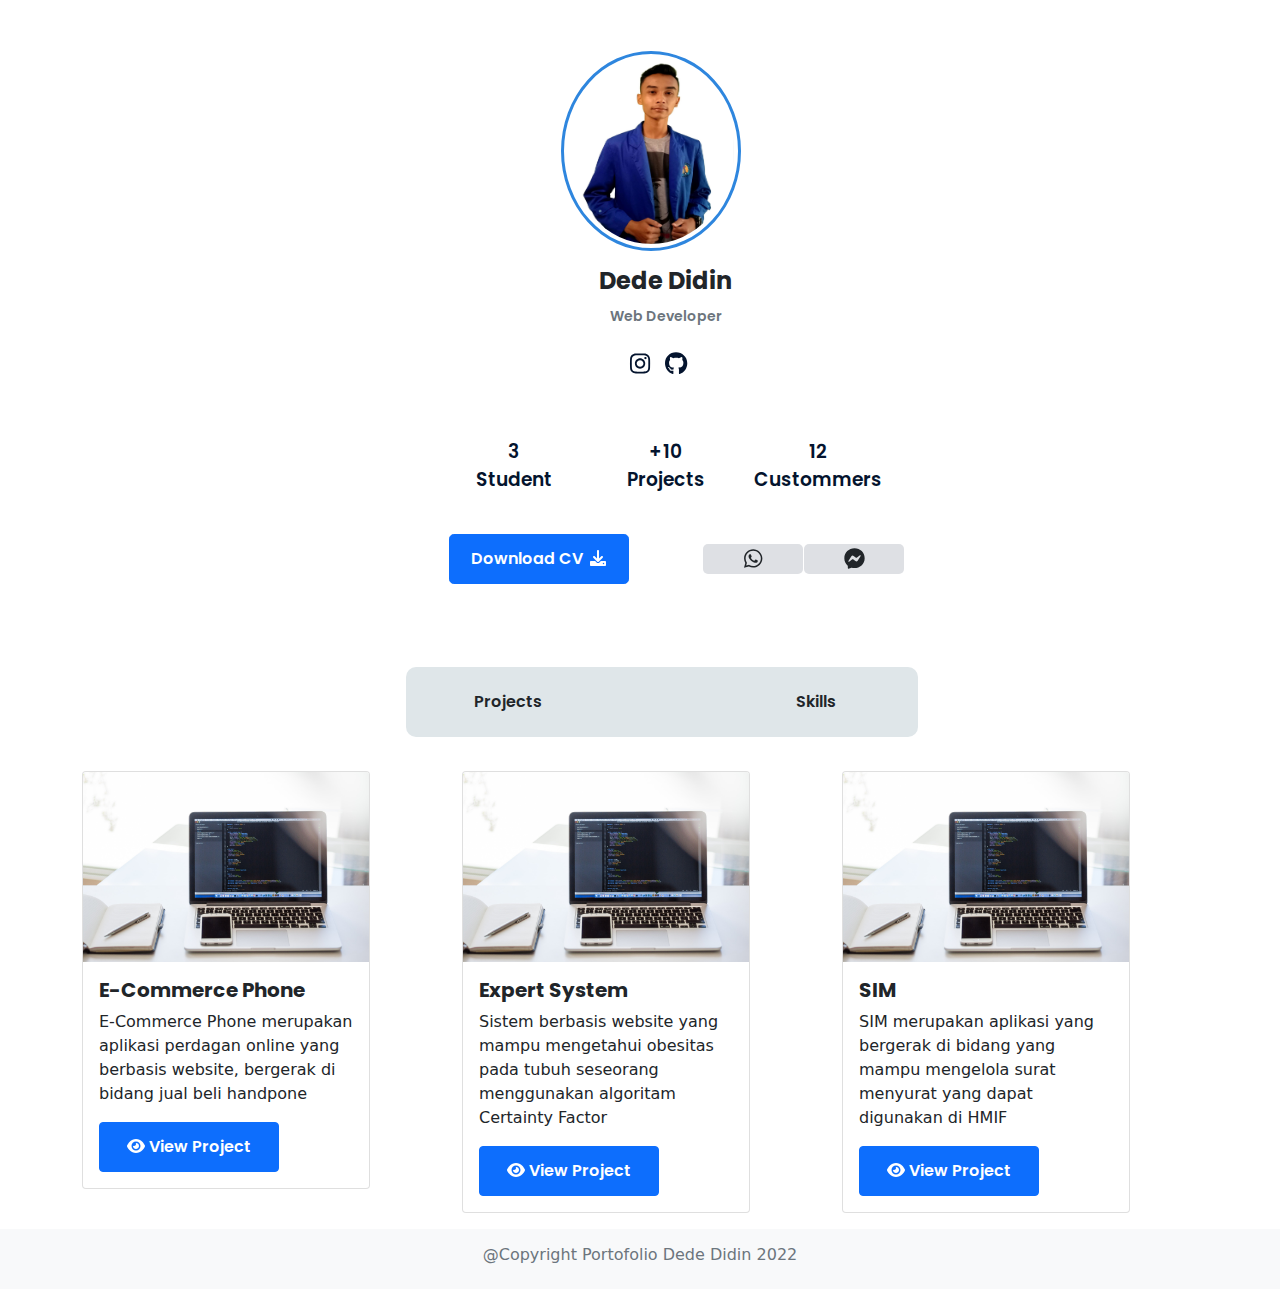
<file: portofolio/index.html>
<!doctype html>
<html lang="en">
  <head>
    <!-- Required meta tags -->
    <meta charset="utf-8">
    <meta name="viewport" content="width=device-width, initial-scale=1">

    <!-- Bootstrap CSS -->
    <link href="assets/css/bootstrap.min.css" rel="stylesheet">
    <link href="assets/fontawesome-free-6.1.1-web/css/all.css" rel="stylesheet">
    <link href="assets/css/style.css" rel="stylesheet">

    <title>Portofolio, Me</title>
  </head>
  <body>
      <div class="img-position">
        <img src="assets/img/pp.jpg" class="img-thumbnail rounded-circle" style="width: 180px; height:200px; border: 3px solid #2e86de;">
      </div>
      <div class="card size-card">
          <div class="card-body text-body">
              <h4 class="card-title">Dede Didin</h4>
              <small class="card-subtitle mb-2 text-muted">Web Developer</small>
              <div class="container">
                <div class="row align-items-start justify-content-center mt-4">
                    <div class="col-1">
                        <a href="#"><i class="fa-brands fa-instagram" style="font-size: 23;"></i></a>
                    </div>
                    <div class="col-1">
                        <a href="https://github.com/didin65"><i class="fa-brands fa-github" style="font-size: 23; margin-left: -110%;"></i></a>
                    </div>
                </div>
                <div class="row align-items-start justify-content-center" style="margin-top: 10%;">
                    <div class="col-3">
                        <a href="#"><span>3 <br>Student</span></a>
                    </div>
                    <div class="col-3">
                        <a href="#"><span>+10 <br> Projects</span></a>
                    </div>
                    <div class="col-3">
                        <a href="#"> <span>12 <br> Custommers</span></a>
                    </div>
                </div>
                <div class="row align-items-start justify-content-center" style="margin-top: 7%;">
                    <div class="col-6">
                        <a href="assets/doc/cv_dede didin.pdf" class="btn btn-primary btn-lg">Download CV <i class="fa-solid fa-download" style="margin-left: 2%;"></i></a>
                    </div>
                    <div class="col-2 align-self-center">
                        <div class="kotak">
                            <i class="fa-brands fa-whatsapp mt-1" style="font-size: 21;"></i>
                        </div>
                    </div>
                    <div class="col-3 align-self-center">
                        <div class="kotak">
                            <i class="fa-brands fa-facebook-messenger mt-1" style="font-size: 21;"></i>
                        </div>
                    </div>
                </div>
              </div>
          </div>
      </div>

    <div class="container">
        <nav class="navbar navbar-light">
            <div class="container-fluid">
                <a class="btn" href="#">Projects</a>
                <a class="btn" href="skills.html">Skills</a>
            </div>
        </nav>
    </div>

    <div class="container mb-3">
        <div class="row">
            <div class="col">
                <div class="card" style="width: 18rem;">
                <img src="assets/img/download.jpg" class="card-img-top">
                    <div class="card-body">
                        <h5 class="card-title">E-Commerce Phone</h5>
                        <p class="card-text">E-Commerce Phone merupakan aplikasi perdagan online yang berbasis website, bergerak di bidang jual beli handpone</p>
                        <a href="#" class="btn btn-primary"><i class="fa-solid fa-eye"></i> View Project</a>
                    </div>
                </div>
            </div>
            <div class="col">
                <div class="card" style="width: 18rem;">
                <img src="assets/img/download.jpg" class="card-img-top">
                    <div class="card-body">
                        <h5 class="card-title">Expert System</h5>
                        <p class="card-text">Sistem berbasis website yang mampu mengetahui obesitas pada tubuh seseorang menggunakan algoritam Certainty Factor</p>
                        <a href="#" class="btn btn-primary"><i class="fa-solid fa-eye"></i> View Project</a>
                    </div>
                </div>
            </div>
            <div class="col">
                <div class="card" style="width: 18rem;">
                <img src="assets/img/download.jpg" class="card-img-top">
                    <div class="card-body">
                        <h5 class="card-title">SIM</h5>
                        <p class="card-text">SIM merupakan aplikasi yang bergerak di bidang yang mampu mengelola surat menyurat yang dapat digunakan di HMIF</p>
                        <a href="#" class="btn btn-primary"><i class="fa-solid fa-eye"></i> View Project</a>
                    </div>
                </div>
            </div>
        </div>
    </div>

    <footer class="footer mt-auto py-3 bg-light">
        <div class="container">
            <h6 class="text-muted text-center">@Copyright Portofolio Dede Didin 2022</h6>
        </div>
    </footer>
    
      <script src="assets/js/bootstrap.bundle.min.js"></script>
      <script src="assets/fontawesome-free-6.1.1-web/js/all.js"></script>
    </body>
</html>
</file>
<file: portofolio/assets/css/style.css>
@font-face {
    font-family: 'Poppins-Bold';
    src: url('../font/Poppins-Bold.ttf');
}
@font-face {
    font-family: 'Poppins-SemiBold';
    src: url('../font/Poppins-SemiBold.ttf');
}
@font-face {
    font-family: 'Poppins-Regular';
    src: url('../font/Poppins-Regular.ttf');
}

.card-title {
    font-family:  'Poppins-Bold';
}
.card-subtitle {
    font-family:  'Poppins-SemiBold';
}


.img-position {
    margin-left: 43.8%;
    margin-top: 4%;
}
.size-card {
    width: 40rem;
    margin-left: 27%;
    border: none;
}
.text-body {
    text-align: center;
}
.col-1 a {
    color: rgb(4, 20, 46);
}
.col-3 a {
    text-decoration: none;
}

span {
    text-decoration: none;
    font-size: 14pt;
    color: rgb(4, 20, 46);
    font-family:  'Poppins-SemiBold';
}

.style-text {
    font-family: 'Poppins-Regular';
    font-size: 12pt;
    font-weight: 400;
}
.btn {
    width: 180px;
    height: 50px;
    padding-top: 12px;
    font-family:  'Poppins-SemiBold';
    font-size: 12pt;
}
.btn:hover {
    background-color: #ffffff;
    border-radius: 10px;
    transition: 0.5s;
    color: #2f3542;
}

.kotak {
    width: 100px;
    height: 30px;
    background-color: rgb(222, 224, 228);
    border-radius: 5px;
}

.navbar {
    width: 32rem;
    height: 70px;
    margin-left: 29%;
    margin-top: 6%;
    margin-bottom: 3%;
    border-radius: 10px;
    background-color: #dfe6e9;
}
</file>
